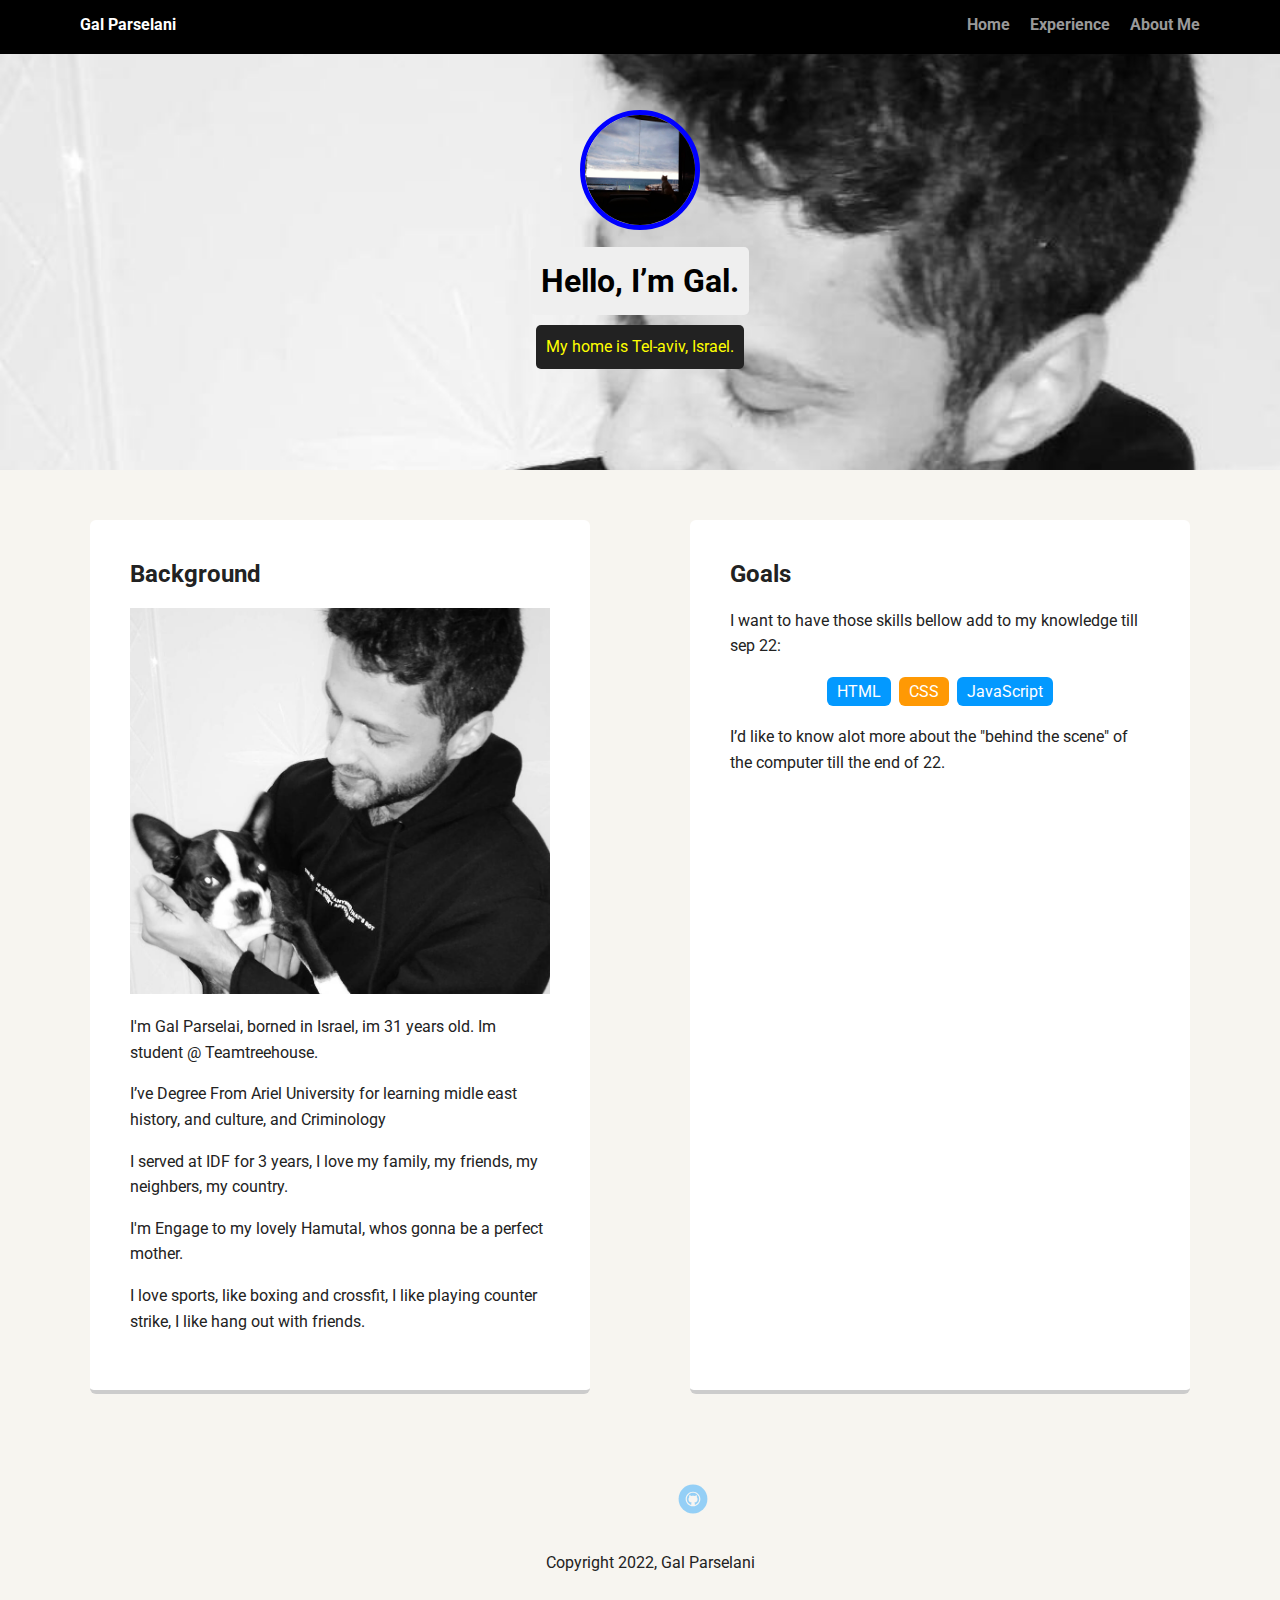
<file: index.html>
<!doctype html>
<html lang="en">
<head>
  <meta charset="utf-8">
  <title>Gal Parselani's Profile</title>
  <meta name="viewport" content="width=device-width, initial-scale=1.0">
  <link rel="stylesheet" href="styles.css">
  <link href="https://fonts.googleapis.com/css?family=Muli%7CRoboto:400,300,500,700,900" rel="stylesheet"></head>
  <body>
    <nav class="main-nav">
        <ul class="nav">
          <li class="name">Gal Parselani</li>
          <li><a href="index.html">Home</a></li>
          <li><a href="experience.html">Experience</a></li>
          <li><a href="aboutme.html">About Me</a></li>
        </ul>
      </nav>
      <header>
      <img src="img/simba.jpg" alt="Hey there, I'm Gal Parselani" class="profile-image">
      <h1 class="tag name">Hello, I’m Gal.</h1>
      <p class="tag location">My home is Tel-aviv, Israel.</p>
      </header>
    <main class="flex">
      <section class="card">
        <h2>Background</h2>
        <img src="img/fifty.jpg" alt="me and fifty">
        <p>I'm Gal Parselai, borned in Israel, im 31 years old. Im student @ Teamtreehouse.</p>
        <p>I’ve Degree From Ariel University for learning midle east history, and culture, and Criminology</p>
        <p>I served at IDF for 3 years, I love my family, my friends, my neighbers, my country.</p>
        <p>I'm Engage to my lovely Hamutal, whos gonna be a perfect mother.</p>
        <p>I love sports, like boxing and crossfit, I like playing counter strike, I like hang out with friends.</p>
      </section>
      <section class="card">
        <h2>Goals</h2>
        <p>I want to have those skills bellow add to my knowledge till sep 22:</p>
        <ul class="skills">
          <li>HTML</li>
          <li>CSS</li>
          <li>JavaScript</li>
        </ul>
        <p>I’d like to know alot more about the "behind the scene" of the computer till the end of 22.</p>
      </section> 
      </main>
      <footer>
      <ul>
        <li><a href="https://www.instagram.com/galparselani/" class="social instagram">Instagram</a></li>
        <li><a href="https://www.facebook.com/gal.parselani/" class="social facebook">Facebook</a></li>
        <li><a href="https://github.com/Parselinho" class="social github">Github</a></li>
      </ul><br>
      <p class="copyright">Copyright 2022, Gal Parselani</p>
    </footer>
  </body>
  </html>
</file>
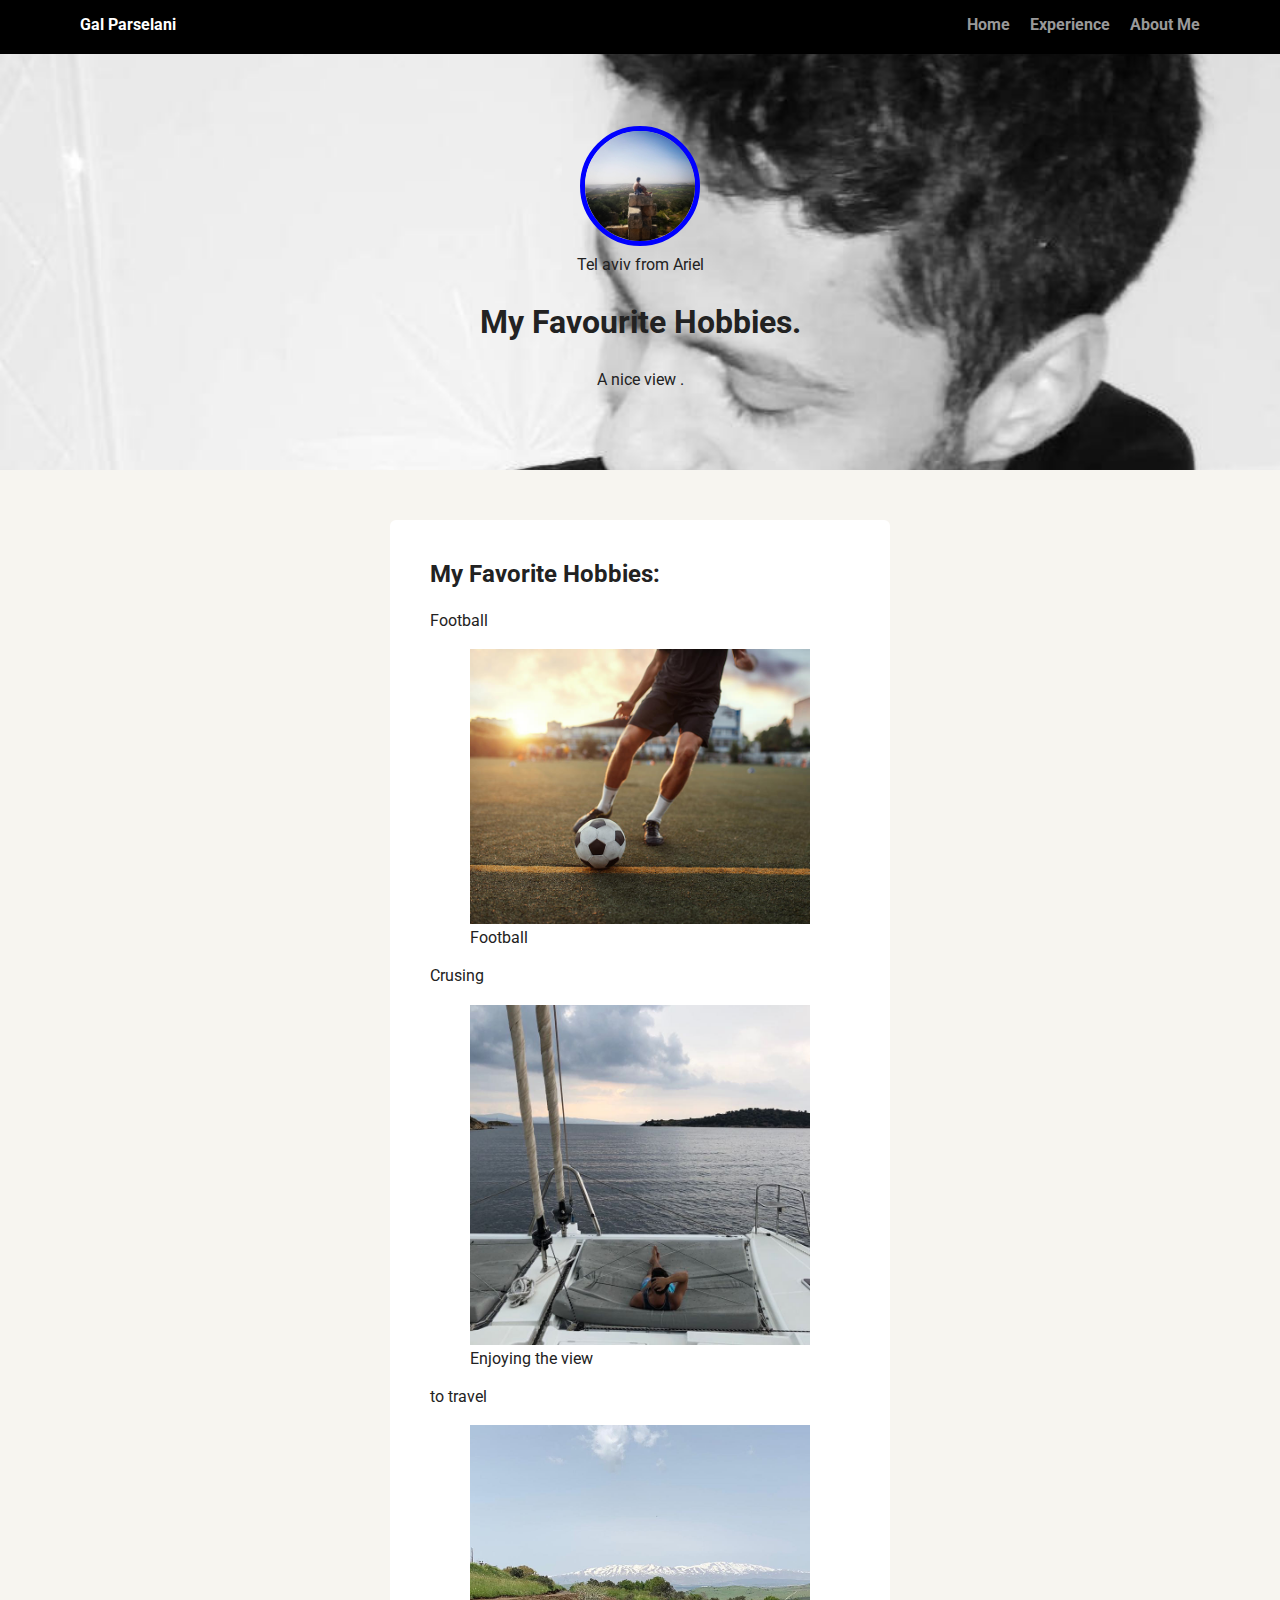
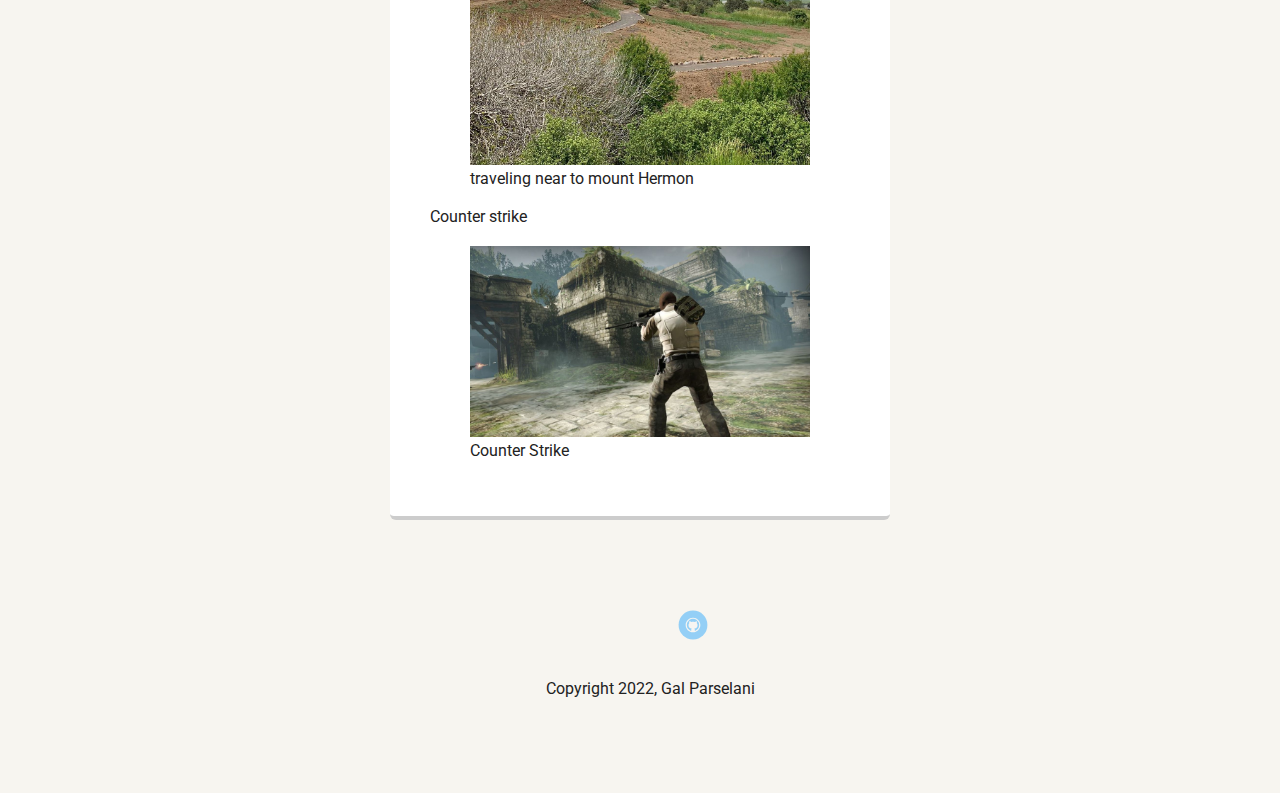
<file: aboutme.html>
<!doctype html>
<html lang="en">
<head>
  <meta charset="utf-8">
  <title>Gal Parselani's Profile</title>
  <meta name="viewport" content="width=device-width, initial-scale=1.0">
  <link rel="stylesheet" href="styles.css">
  <link href="https://fonts.googleapis.com/css?family=Muli%7CRoboto:400,300,500,700,900" rel="stylesheet">
  </head>
  <body>
    <nav class="main-nav">
        <ul class="nav">
          <li class="name">Gal Parselani</li>
          <li><a href="index.html">Home</a></li>
          <li><a href="Experience.html">Experience</a></li>
          <li><a href="aboutme.html">About Me</a></li>
        </ul>
      </nav>
    <header>
        <figure>
      <img src="img/nof.jpg" alt="Tel Aviv from Ariel" class="profile-image">
      <figcaption>Tel aviv from Ariel</figcaption>
    </figure>
      <h1>My Favourite Hobbies.</h1>
      <p>A nice view .</p>
    </header> 
    <main class="flex">
      <div class="card">
      <section>
        <h2>My Favorite Hobbies:</h2>
           <p>Football</p>
           <figure>
           <img src="img/foot.jpeg" alt="football">
           <figcaption>Football</figcaption>
        </figure>
           <p>Crusing</p>
           <figure>
           <img src="img/nof2.jpg" alt="enjoying the view">
           <figcaption>Enjoying the view</figcaption>
           </figure>
           <p>to travel</p>
           <figure>
           <img src="img/hermon.jpg" alt=" traveling near to Mount Hermon">
           <figcaption>traveling near to mount Hermon</figcaption>
           </figure>
           <p>Counter strike</p>
           <figure>
           <img src="img/cs.jpeg" alt="Counter Strike">   
           <figcaption>Counter Strike</figcaption>
           </figure>
       </section>      
     </div>
     </main>
    <footer>
      <ul>
        <li><a href="https://www.instagram.com/galparselani/" class="social instagram">Instagram</a></li>
        <li><a href="https://www.facebook.com/gal.parselani/" class="social facebook">Facebook</a></li>
        <li><a href="https://github.com/Parselinho" class="social github">Github</a></li>
      </ul><br>
      <p class="copyright">Copyright 2022, Gal Parselani</p>
    </footer>
  </body>
  </html>
</file>
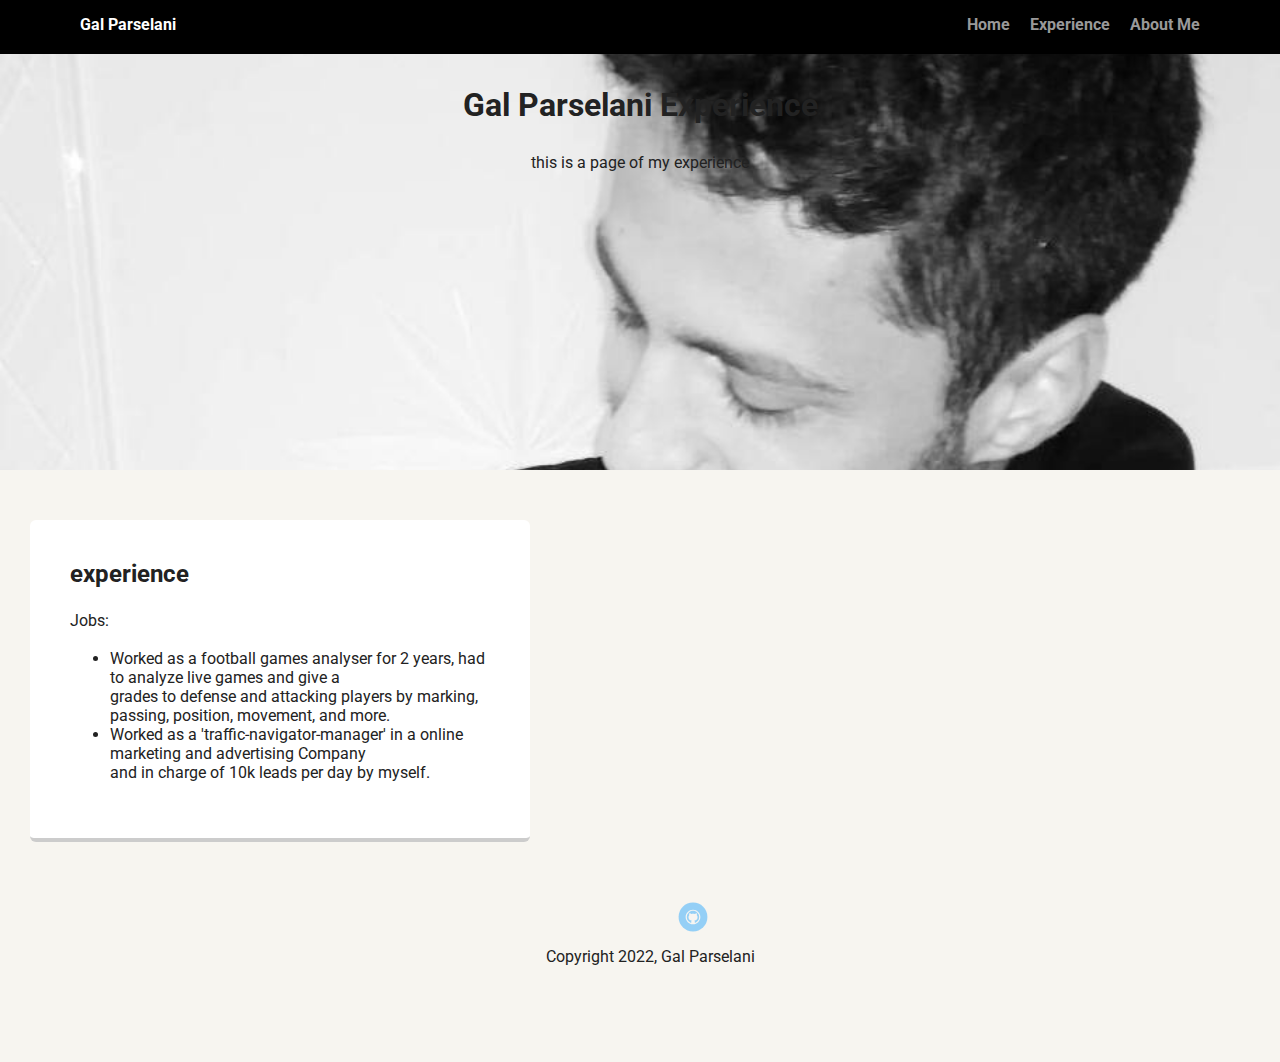
<file: experience.html>
<!doctype html>
<html lang="en">
<head>
  <meta charset="utf-8">
  <title>Gal Experience's Profile</title>
  <meta name="viewport" content="width=device-width, initial-scale=1.0">
  <link rel="stylesheet" href="styles.css">
  <link href="https://fonts.googleapis.com/css?family=Muli%7CRoboto:400,300,500,700,900" rel="stylesheet">
</head>
  <body>
    <nav class="main-nav">
        <ul class="nav">
          <li class="name">Gal Parselani</li>
          <li><a href="index.html">Home</a></li>
          <li><a href="Experience.html">Experience</a></li>
          <li><a href="aboutme.html">About Me</a></li>
        </ul>
        </nav>
      <header>
      <h1>Gal Parselani Experience</h1>
      <p>this is a page of my experience</p>
      </header>
      <main>
      <section class="card">
        <h2>experience</h2>
        <p>Jobs:</p>
        <ul>
          <li>Worked as a football games analyser for 2 years, had to analyze live games and give a<br>
          grades to defense and attacking players by marking, passing, position, movement, and more.</li>
          <li>Worked as a 'traffic-navigator-manager' in a  online marketing and advertising Company<br>
          and in charge of 10k leads per day by myself. </li>
        </ul>
      </section>
    </main>
    <footer>
      <ul>
        <li><a href="https://www.instagram.com/galparselani/" class="social instagram">Instagram</a></li>
        <li><a href="https://www.facebook.com/gal.parselani/" class="social facebook">Facebook</a></li>
        <li><a href="https://github.com/Parselinho" class="social github">Github</a></li>
      </ul>
      <p class="copyright">Copyright 2022, Gal Parselani</p>
    </footer>
  </body>
  </html>
</file>
<file: styles.css>
/* Global Layout Set-up */
* { 
  box-sizing: border-box;
}
  
body {
  margin: 0;
  padding: 0;
  text-align: center;
  font-family: 'Roboto', sans-serif;
  color: #222;
  background: #f7f5f0;
}
/* Link Styles */

a {
  text-decoration: none;
  color: #999;
}
a:hover {
  color: #6633ff;
}

/* Section Styles */
img {
width: 100%;

}

.main-nav {
  width: 100%;
  background: black;
  min-height: 30px;
  padding: 10px;
  position: fixed;
  text-align: center;
}
.nav {
  display: flex;
  justify-content: space-around;
  font-weight: 700;
  list-style-type: none;
  margin: 0 auto;
  padding: 0;
}

.nav .name {
    display: block;
    margin-right: auto;
    color: white;
}
.nav li {
  padding: 5px 10px 10px 10px;
}
.nav a {
  transition: all .5s;
}
.nav a:hover {
  color: white
}

header {
  text-align: center;
  background: url('img/fifty.jpg') no-repeat top center ;
  background-size: cover;
  overflow: hidden;
  padding-top: 60px;
}
header {
  line-height: 1.5;
}
header .profile-image {
  margin-top: 50px;
  width: 120px;
  height: 120px;
  border-radius: 75%;
  border: 5px solid blue;
  transition: all .5s;
}
header .profile-image:hover {
  transform: scale(1.2) rotate(5deg);
}
.tag {
  background-color: #efefef;
  color: black;
  padding: 10px;
  border-radius: 5px;
  display: table;
  margin: 10px auto;
} 
.location {
  background-color: #222;
  color: yellow;
}
.card {
  margin: 30px;
  padding: 20px 40px 40px;
  max-width: 500px;
  text-align: left;
  background: #fff;
  border-bottom: 4px solid #ccc;
  border-radius: 6px;
  transition: all .5s;
}
.card:hover {
  border-color: #ff99ff;
}

ul.skills {
  padding: 0;
  text-align: center;
}

.skills li {
  border-radius: 6px;
  display: inline-block;
  background: #ff9904;
  color: white;
  padding: 5px 10px;
  margin: 2px;
}

.skills li:nth-child(odd) {
  background: #0399ff;
}

footer {
  width: 100%;
  min-height: 30px;
  padding: 20px 0 40px 20px;
}

footer .copyright {
  top: -8px;
  font-size: .75em;
}

footer ul {
  list-style-type: none;
  margin: 0;
  padding: 0;
}

footer ul li {
  display: inline-block;
}

a.social {
  display: inline-block;
  text-indent: -9999px;
  margin-left: 5px;
  width: 30px;
  height: 30px;
  background-size: 30px 30px;
  opacity: .4;
  transition: all .5s;
}
a.twitter {
  background-image: url(images/twitter.svg);
}
a.linkedin {
  background-image: url(images/linkedin.svg);
}
a.github {
  background-image: url(images/github.svg);
}
a.social:hover {
  opacity: 1;
}
.clearfix {
  clear: both;
}

/* Styles for larger screens */
@media screen and (min-width: 720px) {
  
  .flex {
      display: -ms-flexbox;      /* TWEENER - IE 10 */
      display: flex; 
      max-width: 1200px;
      -ms-flex-pack: distribute;
      justify-content: space-around;
      margin: 0 auto;
  }

  header {
    min-height: 470px;
  }

  .nav {
    max-width: 1200px;
    padding: 0 30px;
  }


  main {
    padding-top: 20px;
  }

  main p {
    line-height: 1.6em;
  }

  footer {
    font-size: 1.3em;
    max-width: 1200px;
    margin: 40px auto;
  }

}
</file>
